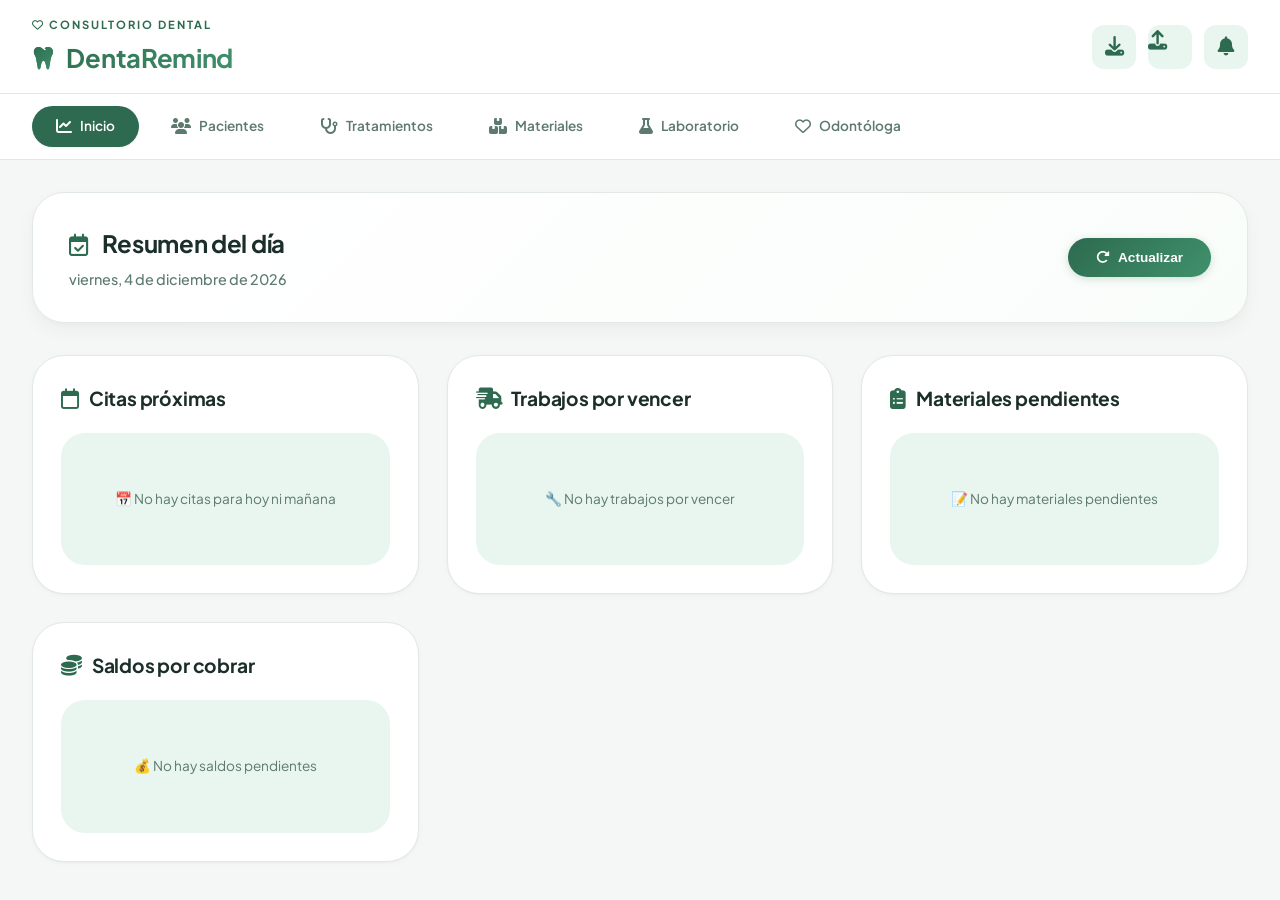
<file: index.html>
<!DOCTYPE html>
<html lang="es">
<head>
  <meta charset="UTF-8">
  <meta name="viewport" content="width=device-width, initial-scale=1.0, viewport-fit=cover">
  <meta name="theme-color" content="#2D6A4F">
  <meta name="apple-mobile-web-app-capable" content="yes">
  <meta name="apple-mobile-web-app-status-bar-style" content="black-translucent">
  <title>DentaRemind | Asistente Dental</title>
  <link rel="manifest" href="manifest.json">
  <link rel="stylesheet" href="style.css">
  <link href="https://fonts.googleapis.com/css2?family=Plus+Jakarta+Sans:wght@400;500;600;700;800&display=swap" rel="stylesheet">
  <link rel="stylesheet" href="https://cdnjs.cloudflare.com/ajax/libs/font-awesome/6.5.2/css/all.min.css">
  
  <!-- OneSignal Notificaciones Push -->
  <script src="https://cdn.onesignal.com/sdks/web/v16/OneSignalSDK.page.js" defer></script>
  <script>
    window.OneSignalDeferred = window.OneSignalDeferred || [];
    OneSignalDeferred.push(async function(OneSignal) {
      await OneSignal.init({
        appId: "788799cf-c120-492b-922a-b5a229d5ff25",
        allowLocalhostAsSecureOrigin: true,
        safari_web_id: "web.onesignal.auto.788799cf-c120-492b-922a-b5a229d5ff25",
        notifyButton: {
          enable: true,
          position: "bottom-right",
          theme: "default",
          size: "medium",
          showCredit: false,
        },
      });
    });
  </script>
</head>
<body data-page="dashboard">
  <header class="app-header">
    <div>
      <p class="eyebrow">
        <i class="fa-regular fa-heart" style="font-size: 0.7rem;"></i> Consultorio dental
      </p>
      <h1><i class="fa-solid fa-tooth"></i> DentaRemind</h1>
    </div>
    <div style="display: flex; gap: 12px;">
      <button class="icon-button" id="btnExportar" title="Exportar backup">
        <i class="fa-solid fa-download"></i>
      </button>
      <label class="icon-button" for="importFile" title="Importar backup" style="cursor: pointer;">
        <i class="fa-solid fa-upload"></i>
      </label>
      <input type="file" id="importFile" accept=".json" style="display:none">
      <button class="icon-button" id="btnNotificaciones" title="Activar notificaciones locales">
        <i class="fa-solid fa-bell"></i>
      </button>
    </div>
  </header>

  <nav class="tabs">
    <a class="active" href="index.html"><i class="fa-solid fa-chart-line"></i><span> Inicio</span></a>
    <a href="pacientes.html"><i class="fa-solid fa-users"></i><span> Pacientes</span></a>
    <a href="tratamientos.html"><i class="fa-solid fa-stethoscope"></i><span> Tratamientos</span></a>
    <a href="materiales.html"><i class="fa-solid fa-boxes"></i><span> Materiales</span></a>
    <a href="trabajos.html"><i class="fa-solid fa-flask"></i><span> Laboratorio</span></a>
    <a href="odontologa.html"><i class="fa-regular fa-heart"></i><span> Odontóloga</span></a>
  </nav>

  <main class="container">
    <section class="hero">
      <div>
        <h2><i class="fa-regular fa-calendar-check"></i> Resumen del día</h2>
        <p id="fechaActual"></p>
      </div>
      <button class="primary" id="btnActualizarDashboard">
        <i class="fa-solid fa-rotate-right"></i> Actualizar
      </button>
    </section>

    <div class="dashboard-grid">
      <article class="panel">
        <h3><i class="fa-regular fa-calendar"></i> Citas próximas</h3>
        <div id="resumenCitas" class="stack"></div>
      </article>

      <article class="panel">
        <h3><i class="fa-solid fa-truck-fast"></i> Trabajos por vencer</h3>
        <div id="resumenTrabajos" class="stack"></div>
      </article>

      <article class="panel">
        <h3><i class="fa-solid fa-clipboard-list"></i> Materiales pendientes</h3>
        <div id="resumenMateriales" class="stack"></div>
      </article>

      <article class="panel">
        <h3><i class="fa-solid fa-coins"></i> Saldos por cobrar</h3>
        <div id="resumenTratamientos" class="stack"></div>
      </article>
    </div>
  </main>

  <script src="app.js"></script>
  <script>
    // Exportar backup
    document.getElementById("btnExportar")?.addEventListener("click", () => {
      if (typeof exportarDatos === 'function') exportarDatos();
      else console.log("exportarDatos no definida aún");
    });
    
    // Importar backup
    document.getElementById("importFile")?.addEventListener("change", (e) => {
      if (e.target.files[0] && typeof importarDatos === 'function') {
        importarDatos(e.target.files[0]);
      }
      e.target.value = "";
    });
  </script>
</body>
</html>
</file>
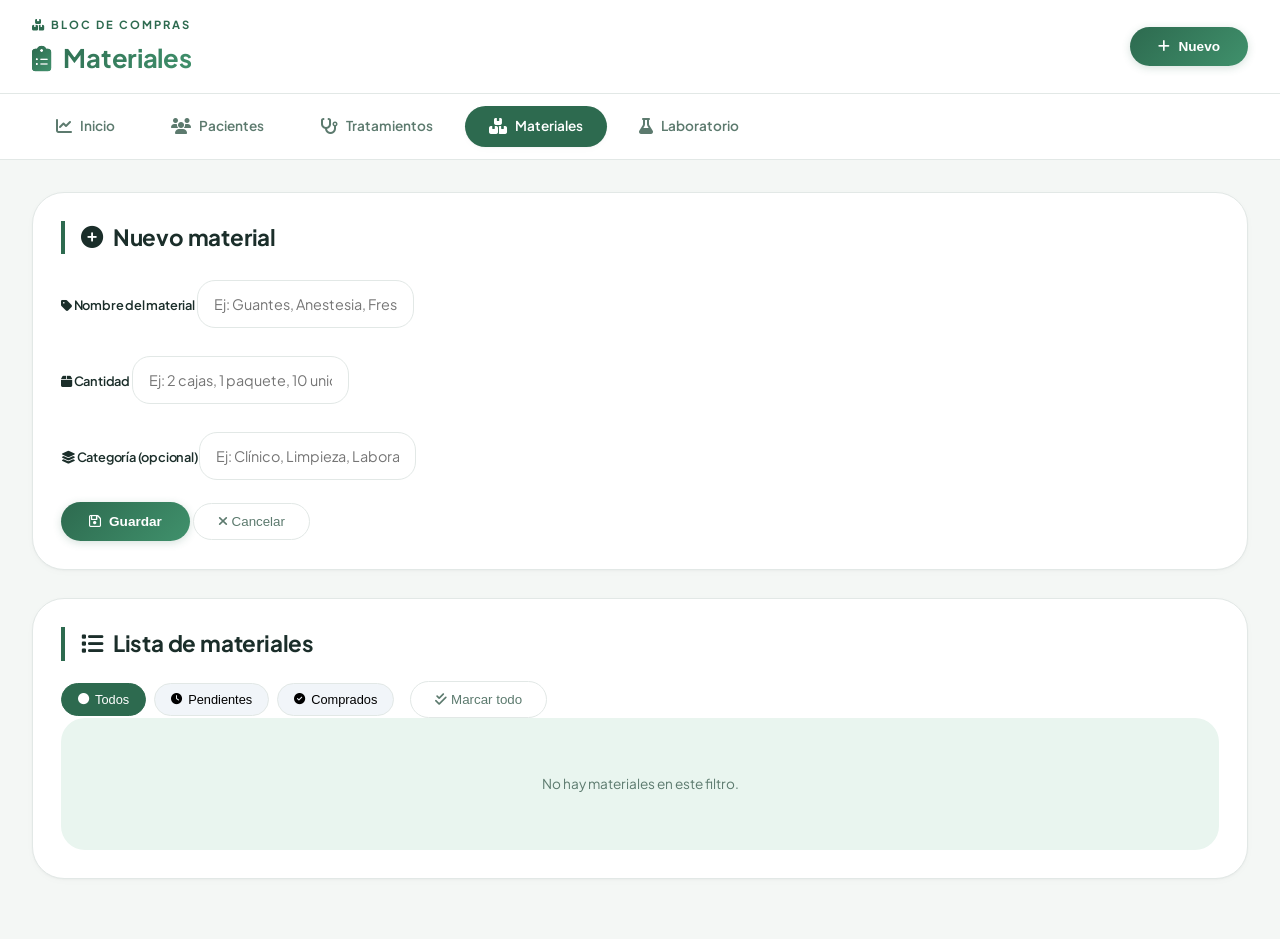
<file: materiales.html>
<!DOCTYPE html>
<html lang="es">
<head>
  <meta charset="UTF-8">
  <meta name="viewport" content="width=device-width, initial-scale=1.0, viewport-fit=cover">
  <meta name="theme-color" content="#2D6A4F">
  <meta name="apple-mobile-web-app-capable" content="yes">
  <title>Materiales | DentaRemind</title>
  <link rel="manifest" href="manifest.json">
  <link rel="stylesheet" href="style.css">
  <link href="https://fonts.googleapis.com/css2?family=Plus+Jakarta+Sans:wght@400;500;600;700;800&display=swap" rel="stylesheet">
  <link rel="stylesheet" href="https://cdnjs.cloudflare.com/ajax/libs/font-awesome/6.5.2/css/all.min.css">
</head>
<body data-page="materiales">
  <header class="app-header">
    <div>
      <p class="eyebrow"><i class="fa-solid fa-boxes"></i> Bloc de compras</p>
      <h1><i class="fa-solid fa-clipboard-list"></i> Materiales</h1>
    </div>
    <button class="primary" id="btnNuevoMaterial"><i class="fa-solid fa-plus"></i> Nuevo</button>
  </header>

  <nav class="tabs">
    <a href="index.html"><i class="fa-solid fa-chart-line"></i><span> Inicio</span></a>
    <a href="pacientes.html"><i class="fa-solid fa-users"></i><span> Pacientes</span></a>
    <a href="tratamientos.html"><i class="fa-solid fa-stethoscope"></i><span> Tratamientos</span></a>
    <a class="active" href="materiales.html"><i class="fa-solid fa-boxes"></i><span> Materiales</span></a>
    <a href="trabajos.html"><i class="fa-solid fa-flask"></i><span> Laboratorio</span></a>
  </nav>

  <main class="container">
    <!-- Panel para agregar/editar material -->
    <section class="panel form-panel hidden" id="panelMaterial">
      <h2 id="tituloMaterial"><i class="fa-solid fa-plus-circle"></i> Nuevo material</h2>
      <form id="formMaterial" class="form-grid">
        <input type="hidden" id="materialId">
        <label>
          <i class="fa-solid fa-tag"></i> Nombre del material
          <input id="materialNombre" required placeholder="Ej: Guantes, Anestesia, Fresas...">
        </label>
        <label>
          <i class="fa-solid fa-box"></i> Cantidad
          <input id="materialCantidad" required placeholder="Ej: 2 cajas, 1 paquete, 10 unidades...">
        </label>
        <label>
          <i class="fa-solid fa-layer-group"></i> Categoría (opcional)
          <input id="materialCategoria" placeholder="Ej: Clínico, Limpieza, Laboratorio...">
        </label>
        <div class="actions">
          <button class="primary" type="submit"><i class="fa-regular fa-floppy-disk"></i> Guardar</button>
          <button class="secondary" type="button" id="btnCancelarMaterial"><i class="fa-solid fa-xmark"></i> Cancelar</button>
        </div>
      </form>
    </section>

    <!-- Lista de materiales -->
    <section class="panel">
      <div class="section-head">
        <h2><i class="fa-solid fa-list"></i> Lista de materiales</h2>
        <div class="filters-group">
          <div class="filters">
            <button class="chip active" data-filtro-material="todos"><i class="fa-solid fa-circle"></i> Todos</button>
            <button class="chip" data-filtro-material="pendientes"><i class="fa-solid fa-clock"></i> Pendientes</button>
            <button class="chip" data-filtro-material="comprados"><i class="fa-solid fa-check-circle"></i> Comprados</button>
          </div>
          <button class="secondary" id="btnMarcarTodo"><i class="fa-solid fa-check-double"></i> Marcar todo</button>
        </div>
      </div>
      <div id="listaMateriales" class="cards"></div>
    </section>
  </main>

  <script src="app.js"></script>
  <style>
    /* Estilos específicos para materiales */
    .filters-group {
      display: flex;
      align-items: center;
      gap: 16px;
      flex-wrap: wrap;
    }
    .filters {
      display: flex;
      gap: 8px;
      flex-wrap: wrap;
    }
    .chip {
      padding: 8px 16px;
      background: #F1F5F9;
      border-radius: 40px;
      font-size: 0.8rem;
      font-weight: 500;
      cursor: pointer;
      transition: all 0.2s;
      border: 1px solid #E2E8E6;
      display: inline-flex;
      align-items: center;
      gap: 6px;
    }
    .chip i {
      font-size: 0.7rem;
    }
    .chip:hover {
      background: #E8F3EF;
      border-color: #2D6A4F;
    }
    .chip.active {
      background: #2D6A4F;
      color: white;
      border-color: #2D6A4F;
    }
    .material-card {
      display: flex;
      justify-content: space-between;
      align-items: center;
      flex-wrap: wrap;
      gap: 12px;
    }
    .material-info {
      display: flex;
      align-items: center;
      gap: 14px;
      flex: 1;
    }
    .material-info input[type="checkbox"] {
      width: 22px;
      height: 22px;
      cursor: pointer;
      accent-color: #2D6A4F;
    }
    .material-details h4 {
      margin-bottom: 4px;
      font-size: 1rem;
    }
    .material-details p {
      font-size: 0.75rem;
      color: #5C7A6E;
    }
    .material-actions {
      display: flex;
      gap: 8px;
    }
    .material-done {
      opacity: 0.65;
      background: #F9FBF9;
    }
    .material-done .material-details h4 {
      text-decoration: line-through;
    }
    .badge-purchased {
      background: #D8F3DC;
      color: #2D6A4F;
    }
    .badge-pending {
      background: #FFF3E0;
      color: #E67E22;
    }
    @media (max-width: 768px) {
      .filters-group {
        flex-direction: column;
        align-items: stretch;
      }
      .filters {
        justify-content: center;
      }
      .material-card {
        flex-direction: column;
        align-items: flex-start;
      }
      .material-actions {
        width: 100%;
        justify-content: flex-end;
      }
      .section-head {
        flex-direction: column;
        align-items: stretch;
      }
    }
  </style>
</body>
</html>
</file>
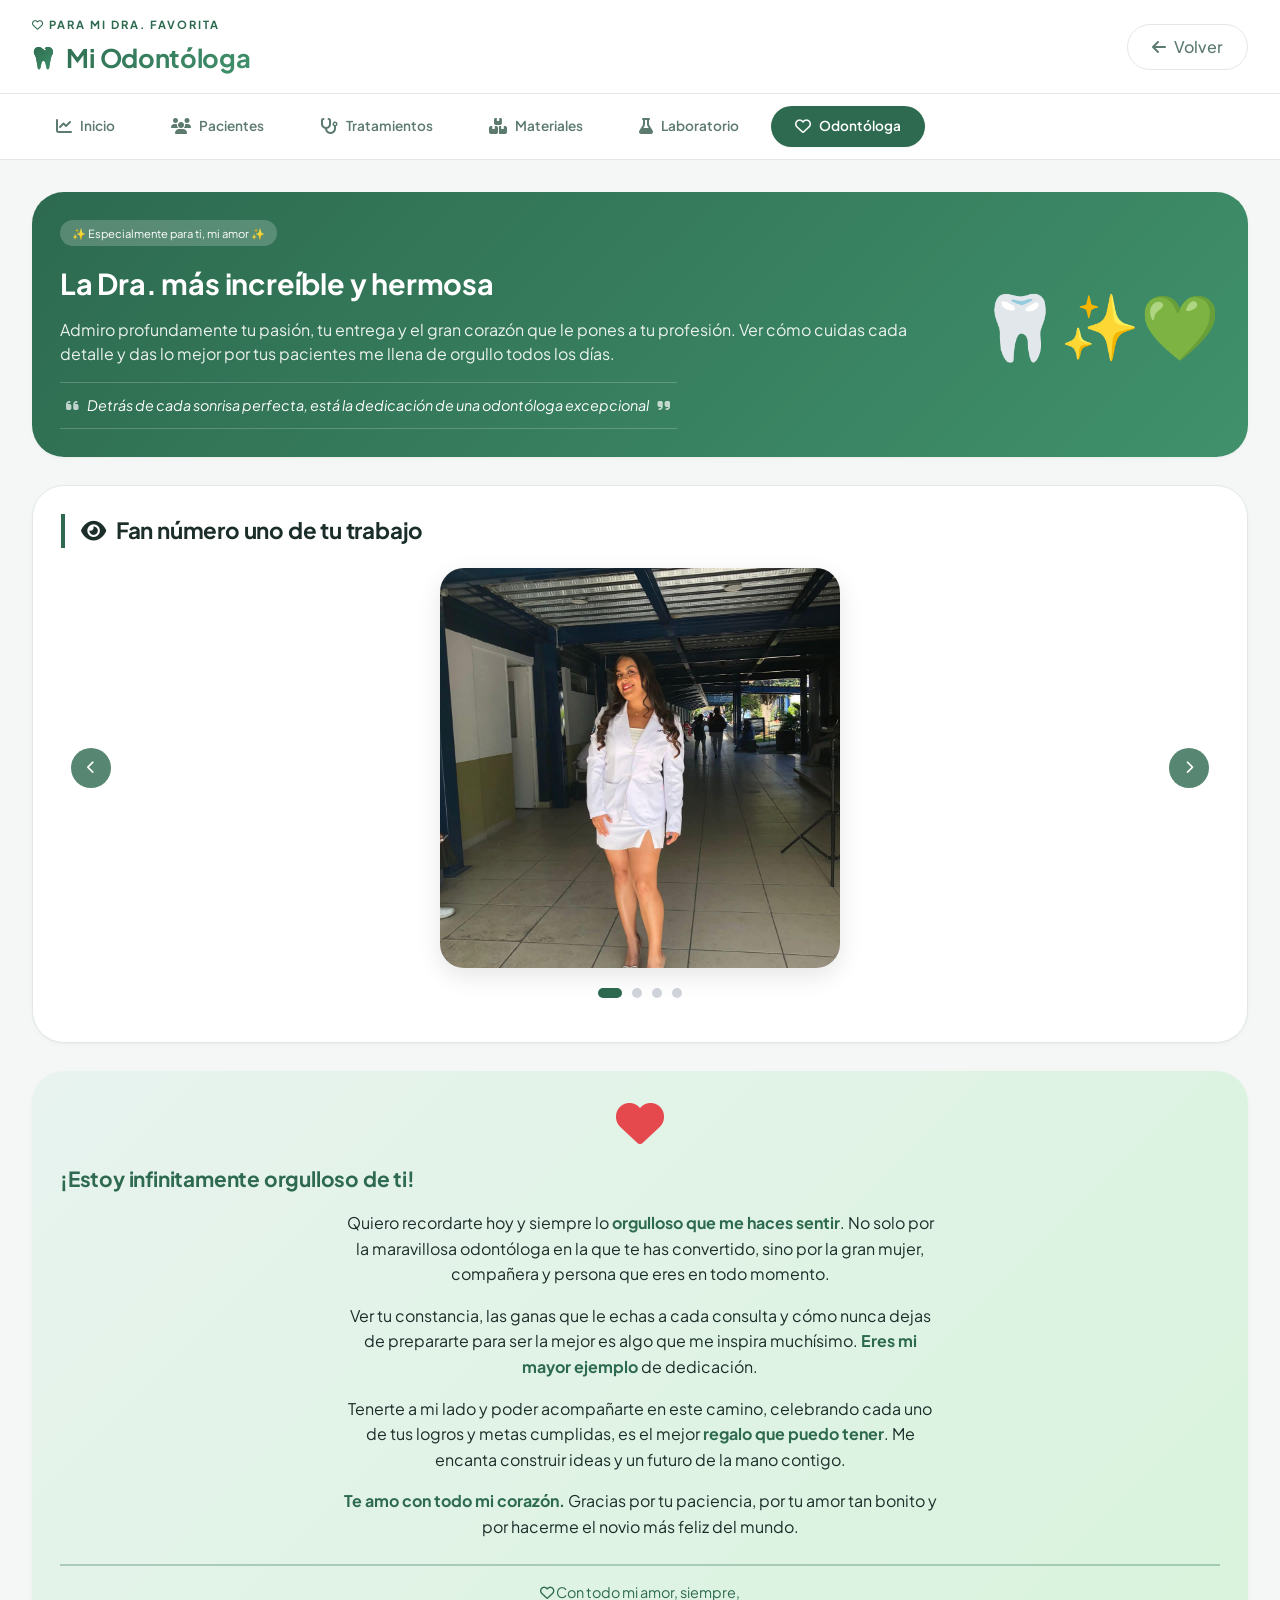
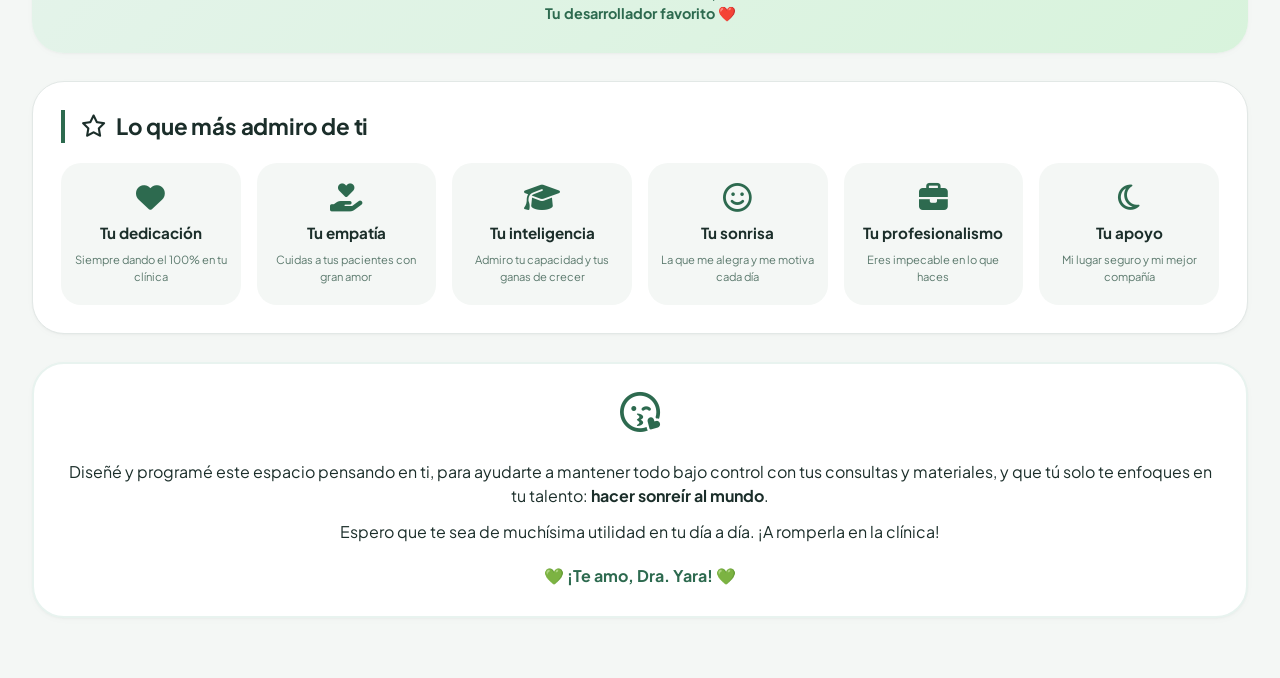
<file: odontologa.html>
<!DOCTYPE html>
<html lang="es">
<head>
  <meta charset="UTF-8">
  <meta name="viewport" content="width=device-width, initial-scale=1.0, viewport-fit=cover">
  <meta name="theme-color" content="#2D6A4F">
  <meta name="apple-mobile-web-app-capable" content="yes">
  <title>Mi Odontóloga | DentaRemind</title>
  <link rel="manifest" href="manifest.json">
  <link rel="stylesheet" href="style.css">
  <link href="https://fonts.googleapis.com/css2?family=Plus+Jakarta+Sans:wght@400;500;600;700;800&display=swap" rel="stylesheet">
  <link rel="stylesheet" href="https://cdnjs.cloudflare.com/ajax/libs/font-awesome/6.5.2/css/all.min.css">
</head>
<body data-page="odontologa">
  <header class="app-header">
    <div>
      <p class="eyebrow"><i class="fa-regular fa-heart"></i> Para mi Dra. favorita</p>
      <h1><i class="fa-solid fa-tooth"></i> Mi Odontóloga</h1>
    </div>
    <a class="secondary" href="index.html" style="text-decoration: none; display: inline-flex; align-items: center; gap: 8px;">
      <i class="fa-solid fa-arrow-left"></i> Volver
    </a>
  </header>

  <nav class="tabs">
    <a href="index.html"><i class="fa-solid fa-chart-line"></i><span> Inicio</span></a>
    <a href="pacientes.html"><i class="fa-solid fa-users"></i><span> Pacientes</span></a>
    <a href="tratamientos.html"><i class="fa-solid fa-stethoscope"></i><span> Tratamientos</span></a>
    <a href="materiales.html"><i class="fa-solid fa-boxes"></i><span> Materiales</span></a>
    <a href="trabajos.html"><i class="fa-solid fa-flask"></i><span> Laboratorio</span></a>
    <a class="active" href="odontologa.html"><i class="fa-regular fa-heart"></i><span> Odontóloga</span></a>
  </nav>

  <main class="container">
    <!-- Tarjeta principal de la odontóloga -->
    <section class="panel hero-card">
      <div class="hero-content">
        <div class="hero-text">
          <span class="badge-special">✨ Especialmente para ti, mi amor ✨</span>
          <h2>La Dra. más increíble y hermosa</h2>
          <p>Admiro profundamente tu pasión, tu entrega y el gran corazón que le pones a tu profesión. Ver cómo cuidas cada detalle y das lo mejor por tus pacientes me llena de orgullo todos los días.</p>
          <div class="frase">
            <i class="fa-solid fa-quote-left"></i>
            Detrás de cada sonrisa perfecta, está la dedicación de una odontóloga excepcional
            <i class="fa-solid fa-quote-right"></i>
          </div>
        </div>
        <div class="hero-emoji">
          🦷✨💚
        </div>
      </div>
    </section>

    <!-- Carrusel de fotos -->
    <section class="panel carousel-panel">
      <h2><i class="fa-solid fa-eye"></i> Fan número uno de tu trabajo</h2>
      
      <div class="carousel-container">
        <button class="carousel-btn prev" id="prevBtn">
          <i class="fa-solid fa-chevron-left"></i>
        </button>
        
        <div class="carousel-slides" id="carouselSlides">
          <div class="slide active">
            <img src="fotos/foto1.jpeg" alt="Mi amor 1" class="carousel-img">
          </div>
          <div class="slide">
            <img src="fotos/foto2.jpeg" alt="Mi amor 2" class="carousel-img">
          </div>
          <div class="slide">
            <img src="fotos/foto3.jpeg" alt="Mi amor 3" class="carousel-img">
          </div>
          <div class="slide">
            <img src="fotos/foto4.jpeg" alt="Mi amor 4" class="carousel-img">
          </div>
        </div>
        
        <button class="carousel-btn next" id="nextBtn">
          <i class="fa-solid fa-chevron-right"></i>
        </button>
      </div>
      
      <div class="carousel-dots" id="carouselDots"></div>
      
    </section>

    <!-- Mensaje de orgullo y amor -->
    <section class="panel message-love">
      <div class="love-content">
        <i class="fa-solid fa-heart heartbeat"></i>
        <h3>¡Estoy infinitamente orgulloso de ti!</h3>
        <div class="love-text">
          <p>Quiero recordarte hoy y siempre lo <strong>orgulloso que me haces sentir</strong>. No solo por la maravillosa odontóloga en la que te has convertido, sino por la gran mujer, compañera y persona que eres en todo momento.</p>
          
          <p>Ver tu constancia, las ganas que le echas a cada consulta y cómo nunca dejas de prepararte para ser la mejor es algo que me inspira muchísimo. <strong>Eres mi mayor ejemplo</strong> de dedicación.</p>
          
          <p>Tenerte a mi lado y poder acompañarte en este camino, celebrando cada uno de tus logros y metas cumplidas, es el mejor <strong>regalo que puedo tener</strong>. Me encanta construir ideas y un futuro de la mano contigo.</p>
          
          <p><strong>Te amo con todo mi corazón.</strong> Gracias por tu paciencia, por tu amor tan bonito y por hacerme el novio más feliz del mundo.</p>
        </div>
        <div class="signature-love">
          <i class="fa-regular fa-heart"></i>
          Con todo mi amor, siempre,
          <br>
          <strong>Tu desarrollador favorito ❤️</strong>
        </div>
      </div>
    </section>

    <!-- Cualidades -->
    <section class="panel">
      <h2><i class="fa-regular fa-star"></i> Lo que más admiro de ti</h2>
      <div class="qualities-grid">
        <div class="quality-card">
          <i class="fa-solid fa-heart"></i>
          <h4>Tu dedicación</h4>
          <p>Siempre dando el 100% en tu clínica</p>
        </div>
        <div class="quality-card">
          <i class="fa-solid fa-hand-holding-heart"></i>
          <h4>Tu empatía</h4>
          <p>Cuidas a tus pacientes con gran amor</p>
        </div>
        <div class="quality-card">
          <i class="fa-solid fa-graduation-cap"></i>
          <h4>Tu inteligencia</h4>
          <p>Admiro tu capacidad y tus ganas de crecer</p>
        </div>
        <div class="quality-card">
          <i class="fa-regular fa-smile"></i>
          <h4>Tu sonrisa</h4>
          <p>La que me alegra y me motiva cada día</p>
        </div>
        <div class="quality-card">
          <i class="fa-solid fa-briefcase"></i>
          <h4>Tu profesionalismo</h4>
          <p>Eres impecable en lo que haces</p>
        </div>
        <div class="quality-card">
          <i class="fa-regular fa-moon"></i>
          <h4>Tu apoyo</h4>
          <p>Mi lugar seguro y mi mejor compañía</p>
        </div>
      </div>
    </section>

    <!-- Mensaje final -->
    <section class="panel final-message">
      <div class="final-content">
        <i class="fa-regular fa-kiss-wink-heart"></i>
        <p>Diseñé y programé este espacio pensando en ti, para ayudarte a mantener todo bajo control con tus consultas y materiales, y que tú solo te enfoques en tu talento: <strong>hacer sonreír al mundo</strong>.</p>
        <p>Espero que te sea de muchísima utilidad en tu día a día. ¡A romperla en la clínica!</p>
        <span class="final-signature">💚 ¡Te amo, Dra. Yara! 💚</span>
      </div>
    </section>
  </main>

  <script>
    // ========== CARRUSEL DE FOTOS ==========
    const slides = document.querySelectorAll('.slide');
    const prevBtn = document.getElementById('prevBtn');
    const nextBtn = document.getElementById('nextBtn');
    const dotsContainer = document.getElementById('carouselDots');
    let currentIndex = 0;
    let totalSlides = slides.length;

    // Crear dots
    function createDots() {
      dotsContainer.innerHTML = '';
      for (let i = 0; i < totalSlides; i++) {
        const dot = document.createElement('div');
        dot.classList.add('dot');
        if (i === currentIndex) dot.classList.add('active');
        dot.addEventListener('click', () => goToSlide(i));
        dotsContainer.appendChild(dot);
      }
    }

    function goToSlide(index) {
      slides[currentIndex].classList.remove('active');
      currentIndex = (index + totalSlides) % totalSlides;
      slides[currentIndex].classList.add('active');
      updateDots();
    }

    function updateDots() {
      const dots = document.querySelectorAll('.dot');
      dots.forEach((dot, i) => {
        dot.classList.toggle('active', i === currentIndex);
      });
    }

    function nextSlide() {
      goToSlide(currentIndex + 1);
    }

    function prevSlide() {
      goToSlide(currentIndex - 1);
    }

    nextBtn.addEventListener('click', nextSlide);
    prevBtn.addEventListener('click', prevSlide);

    // ========== AGREGAR FOTOS NUEVAS ==========
    const btnAgregarFoto = document.getElementById('btnAgregarFoto');
    const inputFoto = document.getElementById('inputFoto');
    const carouselSlides = document.getElementById('carouselSlides');

    if(btnAgregarFoto && inputFoto) {
      btnAgregarFoto.addEventListener('click', () => {
        inputFoto.click();
      });

      inputFoto.addEventListener('change', (e) => {
        const file = e.target.files[0];
        if (file) {
          const reader = new FileReader();
          reader.onload = (event) => {
            const imgData = event.target.result;
            
            // Crear nuevo slide
            const newSlide = document.createElement('div');
            newSlide.classList.add('slide');
            newSlide.innerHTML = `<img src="${imgData}" alt="Nueva foto" class="carousel-img">`;
            
            // Agregar al carrusel
            carouselSlides.appendChild(newSlide);
            
            // Actualizar variables
            totalSlides++;
            currentIndex = totalSlides - 1;
            
            // Actualizar dots
            createDots();
            goToSlide(currentIndex);
          };
          reader.readAsDataURL(file);
        }
      });
    }

    // Inicializar
    createDots();
  </script>

  <style>
    /* Estilos del apartado especial */
    .hero-card {
      background: linear-gradient(135deg, #2D6A4F 0%, #40916C 100%);
      color: white;
      border: none;
    }
    .hero-card .hero-content {
      display: flex;
      justify-content: space-between;
      align-items: center;
      flex-wrap: wrap;
      gap: 20px;
    }
    .hero-card .hero-text {
      flex: 1;
    }
    .badge-special {
      display: inline-block;
      background: rgba(255,255,255,0.2);
      padding: 5px 12px;
      border-radius: 40px;
      font-size: 0.7rem;
      margin-bottom: 16px;
    }
    .hero-card h2 {
      font-size: 1.8rem;
      margin-bottom: 12px;
      color: white;
      border-left: none;
      padding-left: 0;
    }
    .hero-card p {
      opacity: 0.9;
      margin-bottom: 16px;
      line-height: 1.5;
    }
    .frase {
      font-style: italic;
      font-size: 0.9rem;
      padding: 12px 0;
      border-top: 1px solid rgba(255,255,255,0.2);
      border-bottom: 1px solid rgba(255,255,255,0.2);
      display: inline-block;
    }
    .frase i {
      margin: 0 6px;
      opacity: 0.7;
    }
    .hero-emoji {
      font-size: 4rem;
      text-align: center;
      min-width: 120px;
    }

    /* ========== CARRUSEL ========== */
    .carousel-container {
      position: relative;
      display: flex;
      align-items: center;
      justify-content: center;
      margin: 20px 0;
    }
    .carousel-slides {
      position: relative;
      width: 100%;
      max-width: 400px;
      height: 400px;
      margin: 0 auto;
      overflow: hidden;
      border-radius: 24px;
      box-shadow: 0 8px 25px rgba(0,0,0,0.1);
    }
    .slide {
      position: absolute;
      top: 0;
      left: 0;
      width: 100%;
      height: 100%;
      opacity: 0;
      transition: opacity 0.5s ease-in-out;
    }
    .slide.active {
      opacity: 1;
    }
    .carousel-img {
      width: 100%;
      height: 100%;
      object-fit: cover;
    }
    .carousel-btn {
      position: absolute;
      top: 50%;
      transform: translateY(-50%);
      background: rgba(45, 106, 79, 0.8);
      color: white;
      border: none;
      width: 40px;
      height: 40px;
      border-radius: 50%;
      cursor: pointer;
      z-index: 10;
      transition: all 0.3s;
    }
    .carousel-btn:hover {
      background: #2D6A4F;
      transform: translateY(-50%) scale(1.1);
    }
    .prev {
      left: 10px;
    }
    .next {
      right: 10px;
    }
    .carousel-dots {
      display: flex;
      justify-content: center;
      gap: 10px;
      margin: 16px 0;
    }
    .dot {
      width: 10px;
      height: 10px;
      border-radius: 50%;
      background: #D1D5DB;
      cursor: pointer;
      transition: all 0.3s;
    }
    .dot.active {
      background: #2D6A4F;
      width: 24px;
      border-radius: 10px;
    }

    /* Mensaje de amor */
    .message-love {
      background: linear-gradient(135deg, #E8F3EF 0%, #D8F3DC 100%);
      border: none;
    }
    .love-content {
      text-align: center;
    }
    .heartbeat {
      font-size: 3rem;
      color: #E5484D;
      animation: heartbeat 1.5s ease infinite;
    }
    @keyframes heartbeat {
      0%, 100% { transform: scale(1); }
      50% { transform: scale(1.2); }
    }
    .love-content h3 {
      font-size: 1.3rem;
      margin: 16px 0;
      color: #2D6A4F;
    }
    .love-text {
      max-width: 600px;
      margin: 0 auto;
      text-align: center;
    }
    .love-text p {
      margin: 16px 0;
      line-height: 1.6;
      color: #1B2E2A;
    }
    .love-text strong {
      color: #2D6A4F;
    }
    .signature-love {
      margin-top: 24px;
      padding-top: 16px;
      border-top: 2px solid rgba(45, 106, 79, 0.3);
      font-size: 0.9rem;
      color: #2D6A4F;
    }

    /* Cualidades */
    .qualities-grid {
      display: grid;
      grid-template-columns: repeat(auto-fit, minmax(160px, 1fr));
      gap: 16px;
      margin-top: 16px;
    }
    .quality-card {
      background: #F4F7F5;
      padding: 20px 12px;
      border-radius: 20px;
      text-align: center;
      transition: all 0.3s;
    }
    .quality-card:hover {
      transform: translateY(-5px);
      background: #E8F3EF;
    }
    .quality-card i {
      font-size: 1.8rem;
      color: #2D6A4F;
      margin-bottom: 10px;
    }
    .quality-card h4 {
      font-size: 0.95rem;
      margin-bottom: 6px;
    }
    .quality-card p {
      font-size: 0.7rem;
      color: #5C7A6E;
    }

    /* Mensaje final */
    .final-message {
      text-align: center;
      background: #FFFFFF;
      border: 2px solid #E8F3EF;
    }
    .final-content i {
      font-size: 2.5rem;
      color: #2D6A4F;
      margin-bottom: 16px;
    }
    .final-content p {
      margin: 12px 0;
      color: #1B2E2A;
    }
    .final-signature {
      display: block;
      margin-top: 20px;
      font-size: 1rem;
      font-weight: 700;
      color: #2D6A4F;
    }

    @media (max-width: 768px) {
      .hero-card h2 {
        font-size: 1.3rem;
      }
      .hero-emoji {
        font-size: 2.5rem;
      }
      .carousel-slides {
        height: 300px;
      }
      .qualities-grid {
        grid-template-columns: repeat(2, 1fr);
      }
      .love-text p {
        font-size: 0.9rem;
      }
    }
  </style>
</body>
</html>
</file>
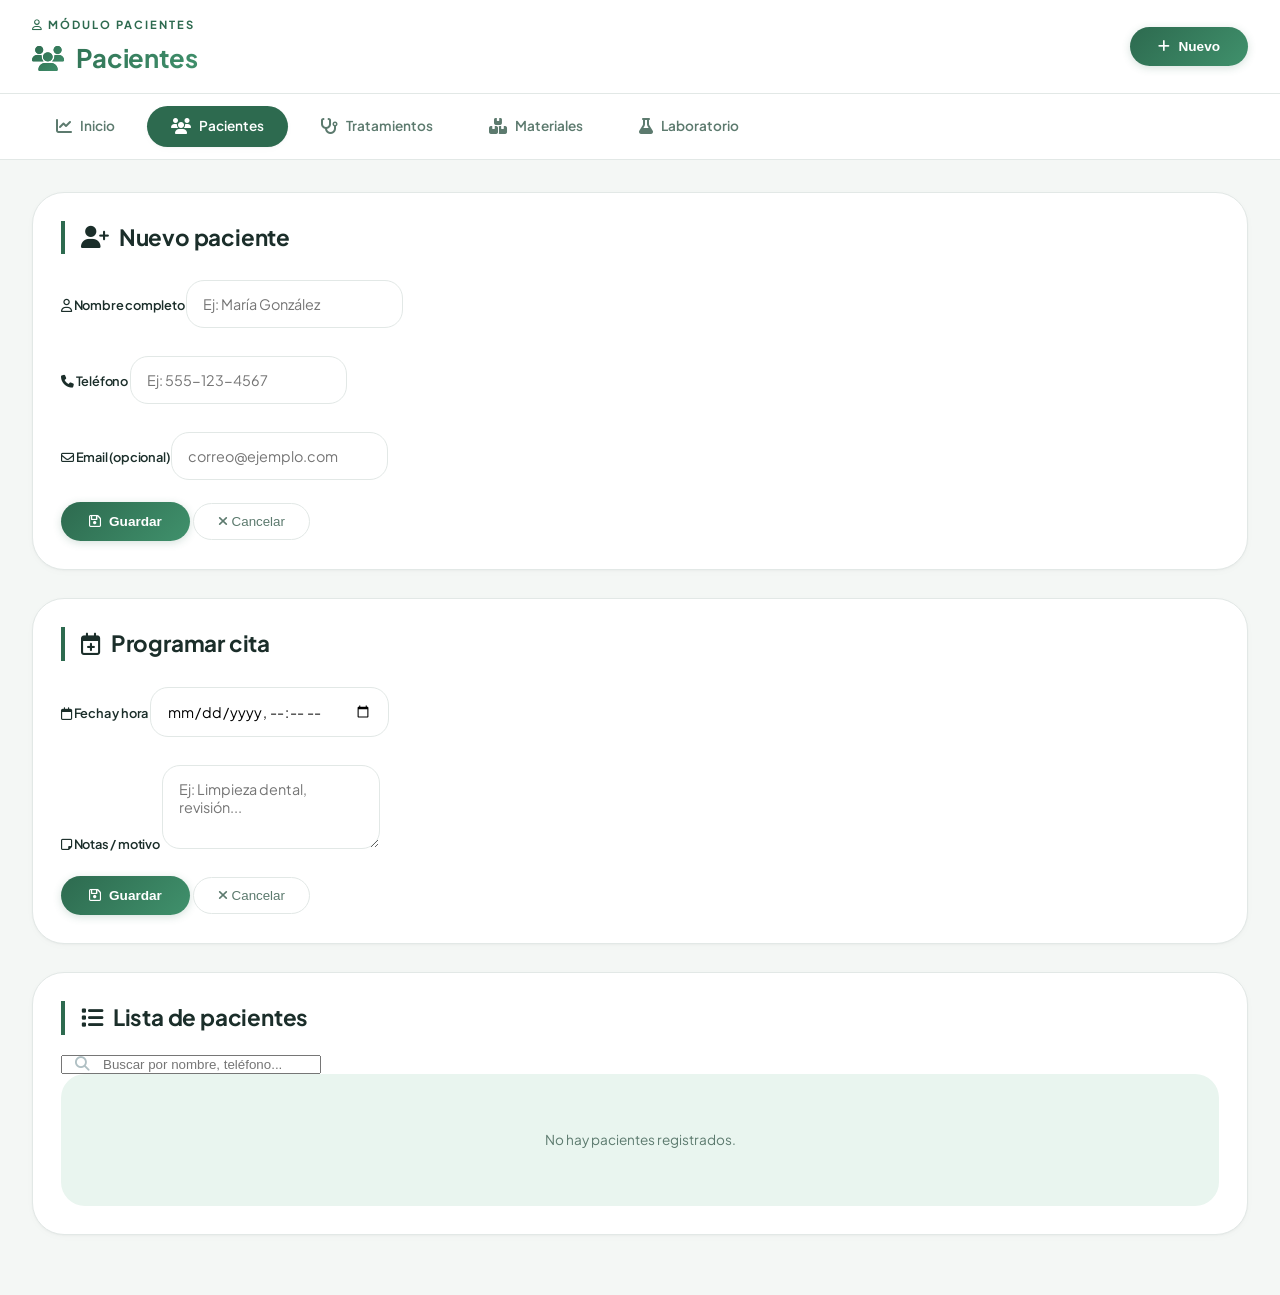
<file: pacientes.html>
<!DOCTYPE html>
<html lang="es">
<head>
  <meta charset="UTF-8">
  <meta name="viewport" content="width=device-width, initial-scale=1.0, viewport-fit=cover">
  <meta name="theme-color" content="#2D6A4F">
  <meta name="apple-mobile-web-app-capable" content="yes">
  <title>Pacientes | DentaRemind</title>
  <link rel="manifest" href="manifest.json">
  <link rel="stylesheet" href="style.css">
  <link href="https://fonts.googleapis.com/css2?family=Plus+Jakarta+Sans:wght@400;500;600;700;800&display=swap" rel="stylesheet">
  <link rel="stylesheet" href="https://cdnjs.cloudflare.com/ajax/libs/font-awesome/6.5.2/css/all.min.css">
</head>
<body data-page="pacientes">
  <header class="app-header">
    <div>
      <p class="eyebrow"><i class="fa-regular fa-user"></i> Módulo pacientes</p>
      <h1><i class="fa-solid fa-users"></i> Pacientes</h1>
    </div>
    <button class="primary" id="btnNuevoPaciente"><i class="fa-solid fa-plus"></i> Nuevo</button>
  </header>

  <nav class="tabs">
    <a href="index.html"><i class="fa-solid fa-chart-line"></i><span> Inicio</span></a>
    <a class="active" href="pacientes.html"><i class="fa-solid fa-users"></i><span> Pacientes</span></a>
    <a href="tratamientos.html"><i class="fa-solid fa-stethoscope"></i><span> Tratamientos</span></a>
    <a href="materiales.html"><i class="fa-solid fa-boxes"></i><span> Materiales</span></a>
    <a href="trabajos.html"><i class="fa-solid fa-flask"></i><span> Laboratorio</span></a>
  </nav>

  <main class="container">
    <!-- Panel para agregar/editar paciente -->
    <section class="panel form-panel hidden" id="panelPaciente">
      <h2 id="tituloPaciente"><i class="fa-solid fa-user-plus"></i> Nuevo paciente</h2>
      <form id="formPaciente" class="form-grid">
        <input type="hidden" id="pacienteId">
        <label>
          <i class="fa-regular fa-user"></i> Nombre completo
          <input id="pacienteNombre" required placeholder="Ej: María González">
        </label>
        <label>
          <i class="fa-solid fa-phone"></i> Teléfono
          <input id="pacienteTelefono" required placeholder="Ej: 555-123-4567">
        </label>
        <label>
          <i class="fa-regular fa-envelope"></i> Email (opcional)
          <input id="pacienteEmail" type="email" placeholder="correo@ejemplo.com">
        </label>
        <div class="actions">
          <button class="primary" type="submit"><i class="fa-regular fa-floppy-disk"></i> Guardar</button>
          <button class="secondary" type="button" id="btnCancelarPaciente"><i class="fa-solid fa-xmark"></i> Cancelar</button>
        </div>
      </form>
    </section>

    <!-- Panel para programar cita -->
    <section class="panel form-panel hidden" id="panelCita">
      <h2 id="tituloCita"><i class="fa-regular fa-calendar-plus"></i> Programar cita</h2>
      <form id="formCita" class="form-grid">
        <input type="hidden" id="citaId">
        <input type="hidden" id="citaPacienteId">
        <label>
          <i class="fa-regular fa-calendar"></i> Fecha y hora
          <input id="citaFecha" type="datetime-local" required>
        </label>
        <label>
          <i class="fa-regular fa-note-sticky"></i> Notas / motivo
          <textarea id="citaNotas" rows="3" placeholder="Ej: Limpieza dental, revisión..."></textarea>
        </label>
        <div class="actions">
          <button class="primary" type="submit"><i class="fa-regular fa-floppy-disk"></i> Guardar</button>
          <button class="secondary" type="button" id="btnCancelarCita"><i class="fa-solid fa-xmark"></i> Cancelar</button>
        </div>
      </form>
    </section>

    <!-- Lista de pacientes -->
    <section class="panel">
      <div class="section-head">
        <h2><i class="fa-solid fa-list"></i> Lista de pacientes</h2>
        <div class="search-box">
          <i class="fa-solid fa-magnifying-glass"></i>
          <input class="search" id="buscarPaciente" placeholder="Buscar por nombre, teléfono...">
        </div>
      </div>
      <div id="listaPacientes" class="cards"></div>
    </section>
  </main>

  <script src="app.js"></script>
  <style>
    /* Estilos adicionales específicos para pacientes */
    .search-box {
      position: relative;
      display: flex;
      align-items: center;
    }
    .search-box i {
      position: absolute;
      left: 14px;
      color: #B0C0C4;
      font-size: 0.9rem;
    }
    .search-box .search {
      padding-left: 40px;
      width: 260px;
    }
    @media (max-width: 768px) {
      .search-box .search {
        width: 100%;
      }
      .section-head {
        flex-direction: column;
        align-items: stretch;
      }
    }
  </style>
</body>
</html>
</file>
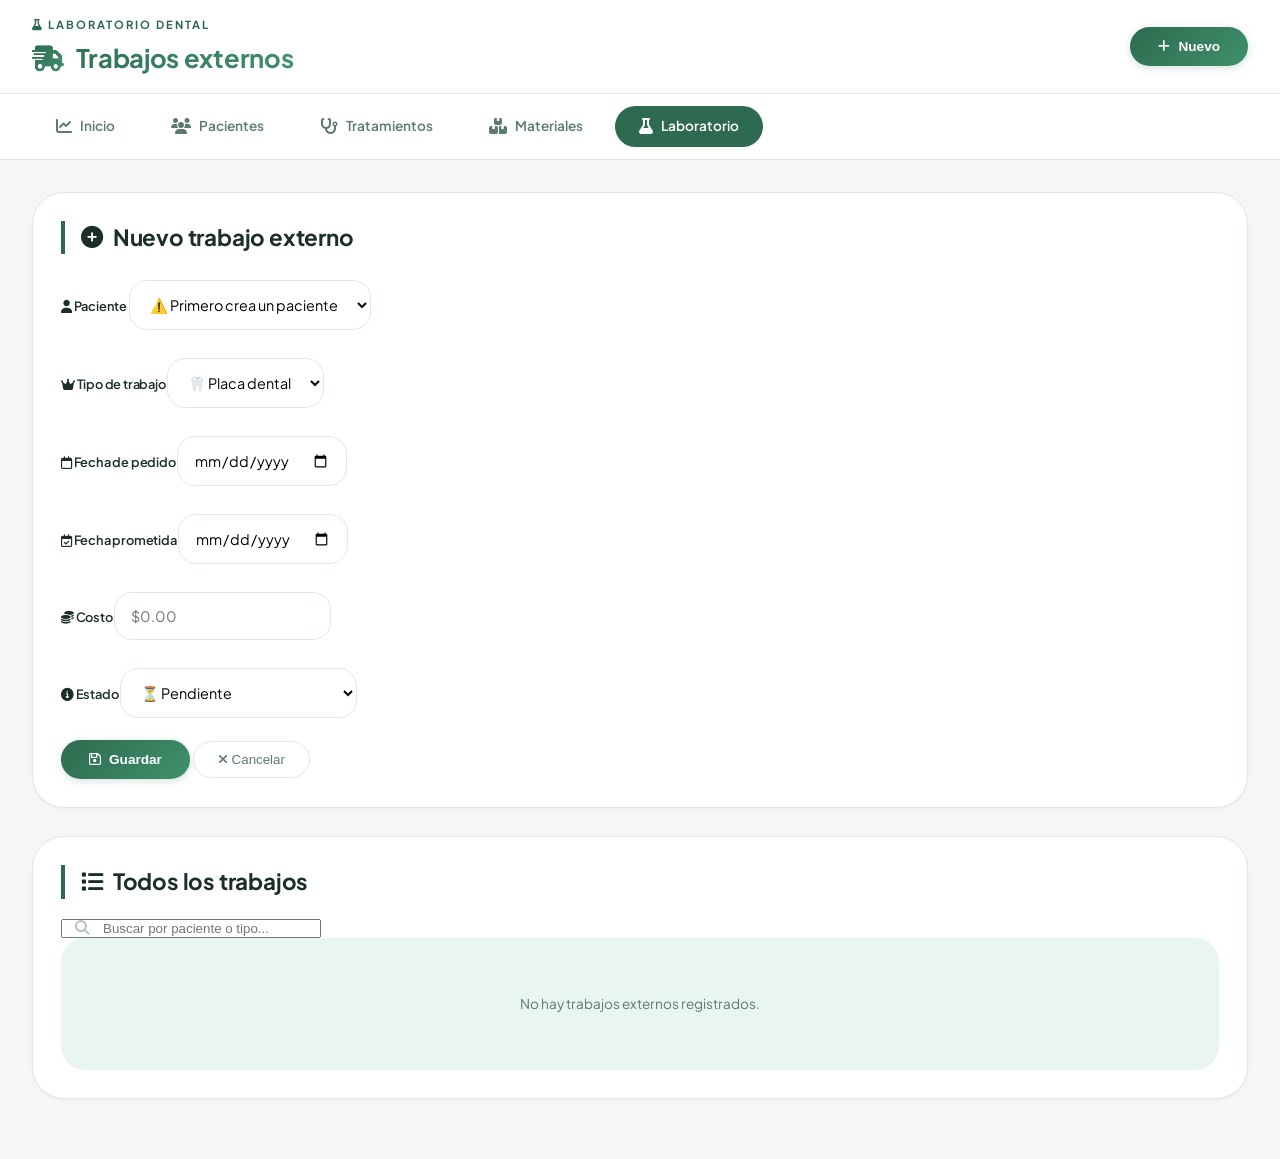
<file: trabajos.html>
<!DOCTYPE html>
<html lang="es">
<head>
  <meta charset="UTF-8">
  <meta name="viewport" content="width=device-width, initial-scale=1.0, viewport-fit=cover">
  <meta name="theme-color" content="#2D6A4F">
  <meta name="apple-mobile-web-app-capable" content="yes">
  <title>Trabajos externos | DentaRemind</title>
  <link rel="manifest" href="manifest.json">
  <link rel="stylesheet" href="style.css">
  <link href="https://fonts.googleapis.com/css2?family=Plus+Jakarta+Sans:wght@400;500;600;700;800&display=swap" rel="stylesheet">
  <link rel="stylesheet" href="https://cdnjs.cloudflare.com/ajax/libs/font-awesome/6.5.2/css/all.min.css">
</head>
<body data-page="trabajos">
  <header class="app-header">
    <div>
      <p class="eyebrow"><i class="fa-solid fa-flask"></i> Laboratorio dental</p>
      <h1><i class="fa-solid fa-truck-fast"></i> Trabajos externos</h1>
    </div>
    <button class="primary" id="btnNuevoTrabajo"><i class="fa-solid fa-plus"></i> Nuevo</button>
  </header>

  <nav class="tabs">
    <a href="index.html"><i class="fa-solid fa-chart-line"></i><span> Inicio</span></a>
    <a href="pacientes.html"><i class="fa-solid fa-users"></i><span> Pacientes</span></a>
    <a href="tratamientos.html"><i class="fa-solid fa-stethoscope"></i><span> Tratamientos</span></a>
    <a href="materiales.html"><i class="fa-solid fa-boxes"></i><span> Materiales</span></a>
    <a class="active" href="trabajos.html"><i class="fa-solid fa-flask"></i><span> Laboratorio</span></a>
  </nav>

  <main class="container">
    <!-- Panel para agregar/editar trabajo -->
    <section class="panel form-panel hidden" id="panelTrabajo">
      <h2 id="tituloTrabajo"><i class="fa-solid fa-plus-circle"></i> Nuevo trabajo externo</h2>
      <form id="formTrabajo" class="form-grid">
        <input type="hidden" id="trabajoId">
        <label>
          <i class="fa-solid fa-user"></i> Paciente
          <select id="trabajoPaciente" required>
            <option value="">Seleccionar paciente...</option>
          </select>
        </label>
        <label>
          <i class="fa-solid fa-crown"></i> Tipo de trabajo
          <select id="trabajoTipo" required>
            <option value="Placa">🦷 Placa dental</option>
            <option value="Prótesis">🦷 Prótesis</option>
            <option value="Ortodoncia">😬 Ortodoncia</option>
            <option value="Corona">👑 Corona</option>
            <option value="Puente">🌉 Puente</option>
            <option value="Otros">📦 Otros</option>
          </select>
        </label>
        <label>
          <i class="fa-regular fa-calendar"></i> Fecha de pedido
          <input id="trabajoPedido" type="date" required>
        </label>
        <label>
          <i class="fa-regular fa-calendar-check"></i> Fecha prometida
          <input id="trabajoPrometida" type="date" required>
        </label>
        <label>
          <i class="fa-solid fa-coins"></i> Costo
          <input id="trabajoCosto" type="number" min="0" step="0.01" required placeholder="$0.00">
        </label>
        <label>
          <i class="fa-solid fa-circle-info"></i> Estado
          <select id="trabajoEstado" required>
            <option value="Pendiente">⏳ Pendiente</option>
            <option value="Recibido">✅ Recibido del laboratorio</option>
            <option value="Entregado al paciente">🎁 Entregado al paciente</option>
          </select>
        </label>
        <div class="actions">
          <button class="primary" type="submit"><i class="fa-regular fa-floppy-disk"></i> Guardar</button>
          <button class="secondary" type="button" id="btnCancelarTrabajo"><i class="fa-solid fa-xmark"></i> Cancelar</button>
        </div>
      </form>
    </section>

    <!-- Lista de trabajos -->
    <section class="panel">
      <div class="section-head">
        <h2><i class="fa-solid fa-list"></i> Todos los trabajos</h2>
        <div class="search-box">
          <i class="fa-solid fa-magnifying-glass"></i>
          <input class="search" id="buscarTrabajo" placeholder="Buscar por paciente o tipo...">
        </div>
      </div>
      <div id="listaTrabajos" class="cards"></div>
    </section>
  </main>

  <script src="app.js"></script>
  <style>
    /* Estilos específicos para trabajos */
    .search-box {
      position: relative;
      display: flex;
      align-items: center;
    }
    .search-box i {
      position: absolute;
      left: 14px;
      color: #B0C0C4;
      font-size: 0.9rem;
    }
    .search-box .search {
      padding-left: 40px;
      width: 260px;
    }
    .job-card {
      transition: all 0.2s;
    }
    .job-header {
      display: flex;
      justify-content: space-between;
      align-items: flex-start;
      flex-wrap: wrap;
      gap: 12px;
      margin-bottom: 12px;
    }
    .job-title h4 {
      font-size: 1rem;
      font-weight: 700;
      margin-bottom: 4px;
    }
    .job-title p {
      font-size: 0.75rem;
      color: #5C7A6E;
    }
    .job-dates {
      display: flex;
      gap: 16px;
      flex-wrap: wrap;
      margin: 10px 0;
      padding: 8px 0;
      border-top: 1px solid #E2E8E6;
      border-bottom: 1px solid #E2E8E6;
    }
    .job-dates span {
      font-size: 0.75rem;
      display: flex;
      align-items: center;
      gap: 6px;
      color: #5C7A6E;
    }
    .job-dates i {
      color: #2D6A4F;
      width: 16px;
    }
    .job-footer {
      display: flex;
      justify-content: space-between;
      align-items: center;
      flex-wrap: wrap;
      gap: 12px;
      margin-top: 12px;
    }
    .job-cost {
      font-weight: 700;
      color: #2D6A4F;
    }
    .badge-status {
      display: inline-flex;
      align-items: center;
      gap: 5px;
      padding: 5px 12px;
      border-radius: 40px;
      font-size: 0.7rem;
      font-weight: 600;
    }
    .badge-pendiente {
      background: #FFF3E0;
      color: #E67E22;
    }
    .badge-recibido {
      background: #D8F3DC;
      color: #2D6A4F;
    }
    .badge-entregado {
      background: #E8F3EF;
      color: #5C7A6E;
    }
    .job-actions {
      display: flex;
      gap: 8px;
      align-items: center;
      flex-wrap: wrap;
    }
    .job-actions select {
      padding: 6px 12px;
      border-radius: 40px;
      border: 1px solid #E2E8E6;
      background: white;
      font-size: 0.75rem;
      cursor: pointer;
    }
    @media (max-width: 768px) {
      .search-box .search {
        width: 100%;
      }
      .section-head {
        flex-direction: column;
        align-items: stretch;
      }
      .job-header {
        flex-direction: column;
      }
      .job-footer {
        flex-direction: column;
        align-items: flex-start;
      }
      .job-actions {
        width: 100%;
        justify-content: space-between;
      }
    }
  </style>
</body>
</html>
</file>
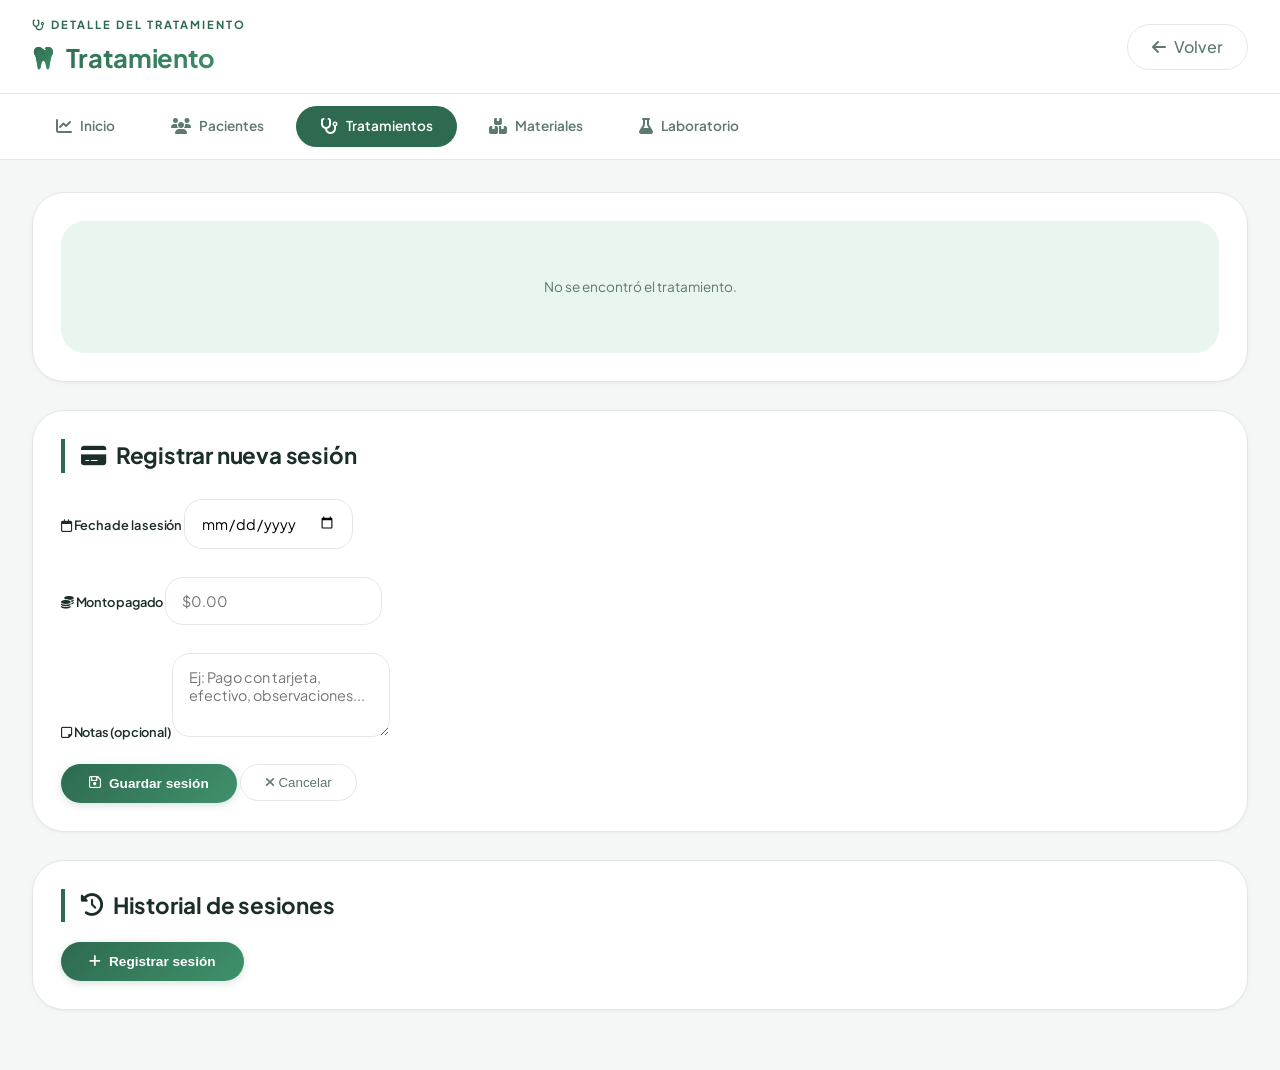
<file: tratamiento-detalle.html>
<!DOCTYPE html>
<html lang="es">
<head>
  <meta charset="UTF-8">
  <meta name="viewport" content="width=device-width, initial-scale=1.0, viewport-fit=cover">
  <meta name="theme-color" content="#2D6A4F">
  <meta name="apple-mobile-web-app-capable" content="yes">
  <title>Detalle Tratamiento | DentaRemind</title>
  <link rel="manifest" href="manifest.json">
  <link rel="stylesheet" href="style.css">
  <link href="https://fonts.googleapis.com/css2?family=Plus+Jakarta+Sans:wght@400;500;600;700;800&display=swap" rel="stylesheet">
  <link rel="stylesheet" href="https://cdnjs.cloudflare.com/ajax/libs/font-awesome/6.5.2/css/all.min.css">
</head>
<body data-page="tratamiento-detalle">
  <header class="app-header">
    <div>
      <p class="eyebrow"><i class="fa-solid fa-stethoscope"></i> Detalle del tratamiento</p>
      <h1 id="detalleTitulo"><i class="fa-solid fa-tooth"></i> Tratamiento</h1>
    </div>
    <a class="secondary" href="tratamientos.html" style="text-decoration: none; display: inline-flex; align-items: center; gap: 8px;">
      <i class="fa-solid fa-arrow-left"></i> Volver
    </a>
  </header>

  <nav class="tabs">
    <a href="index.html"><i class="fa-solid fa-chart-line"></i><span> Inicio</span></a>
    <a href="pacientes.html"><i class="fa-solid fa-users"></i><span> Pacientes</span></a>
    <a class="active" href="tratamientos.html"><i class="fa-solid fa-stethoscope"></i><span> Tratamientos</span></a>
    <a href="materiales.html"><i class="fa-solid fa-boxes"></i><span> Materiales</span></a>
    <a href="trabajos.html"><i class="fa-solid fa-flask"></i><span> Laboratorio</span></a>
  </nav>

  <main class="container">
    <!-- Resumen del tratamiento (se llena con JS) -->
    <section class="panel" id="resumenDetalle"></section>

    <!-- Panel para agregar/editar sesión -->
    <section class="panel form-panel hidden" id="panelSesion">
      <h2 id="tituloSesion"><i class="fa-solid fa-credit-card"></i> Registrar nueva sesión</h2>
      <form id="formSesion" class="form-grid">
        <input type="hidden" id="sesionId">
        <label>
          <i class="fa-regular fa-calendar"></i> Fecha de la sesión
          <input id="sesionFecha" type="date" required>
        </label>
        <label>
          <i class="fa-solid fa-coins"></i> Monto pagado
          <input id="sesionMonto" type="number" min="0" step="0.01" required placeholder="$0.00">
        </label>
        <label>
          <i class="fa-regular fa-note-sticky"></i> Notas (opcional)
          <textarea id="sesionNotas" rows="3" placeholder="Ej: Pago con tarjeta, efectivo, observaciones..."></textarea>
        </label>
        <div class="actions">
          <button class="primary" type="submit"><i class="fa-regular fa-floppy-disk"></i> Guardar sesión</button>
          <button class="secondary" type="button" id="btnCancelarSesion"><i class="fa-solid fa-xmark"></i> Cancelar</button>
        </div>
      </form>
    </section>

    <!-- Lista de sesiones -->
    <section class="panel">
      <div class="section-head">
        <h2><i class="fa-solid fa-clock-rotate-left"></i> Historial de sesiones</h2>
        <button class="primary" id="btnNuevaSesion"><i class="fa-solid fa-plus"></i> Registrar sesión</button>
      </div>
      <div id="listaSesiones" class="cards"></div>
    </section>
  </main>

  <script src="app.js"></script>
  <style>
    /* Estilos para el detalle */
    .stats-grid {
      display: grid;
      grid-template-columns: repeat(auto-fit, minmax(150px, 1fr));
      gap: 16px;
      margin: 20px 0;
    }
    .stat-card {
      background: #F4F7F5;
      border-radius: 18px;
      padding: 16px;
      text-align: center;
      transition: transform 0.2s;
    }
    .stat-card:hover {
      transform: translateY(-3px);
    }
    .stat-card i {
      font-size: 1.8rem;
      color: #2D6A4F;
      margin-bottom: 8px;
    }
    .stat-card .stat-value {
      font-size: 1.6rem;
      font-weight: 800;
      color: #1B2E2A;
    }
    .stat-card .stat-label {
      font-size: 0.75rem;
      color: #5C7A6E;
      font-weight: 500;
    }
    .progress-section {
      margin: 20px 0;
    }
    .progress-label {
      display: flex;
      justify-content: space-between;
      font-size: 0.8rem;
      margin-bottom: 8px;
      color: #5C7A6E;
    }
    .progress-bar {
      background: #E2E8E6;
      border-radius: 40px;
      height: 8px;
      overflow: hidden;
    }
    .progress-fill {
      background: linear-gradient(90deg, #2D6A4F, #40916C);
      height: 100%;
      border-radius: 40px;
      transition: width 0.5s ease;
    }
    @media (max-width: 768px) {
      .stats-grid {
        grid-template-columns: repeat(2, 1fr);
      }
      .section-head {
        flex-direction: column;
        align-items: stretch;
      }
    }
  </style>
</body>
</html>
</file>
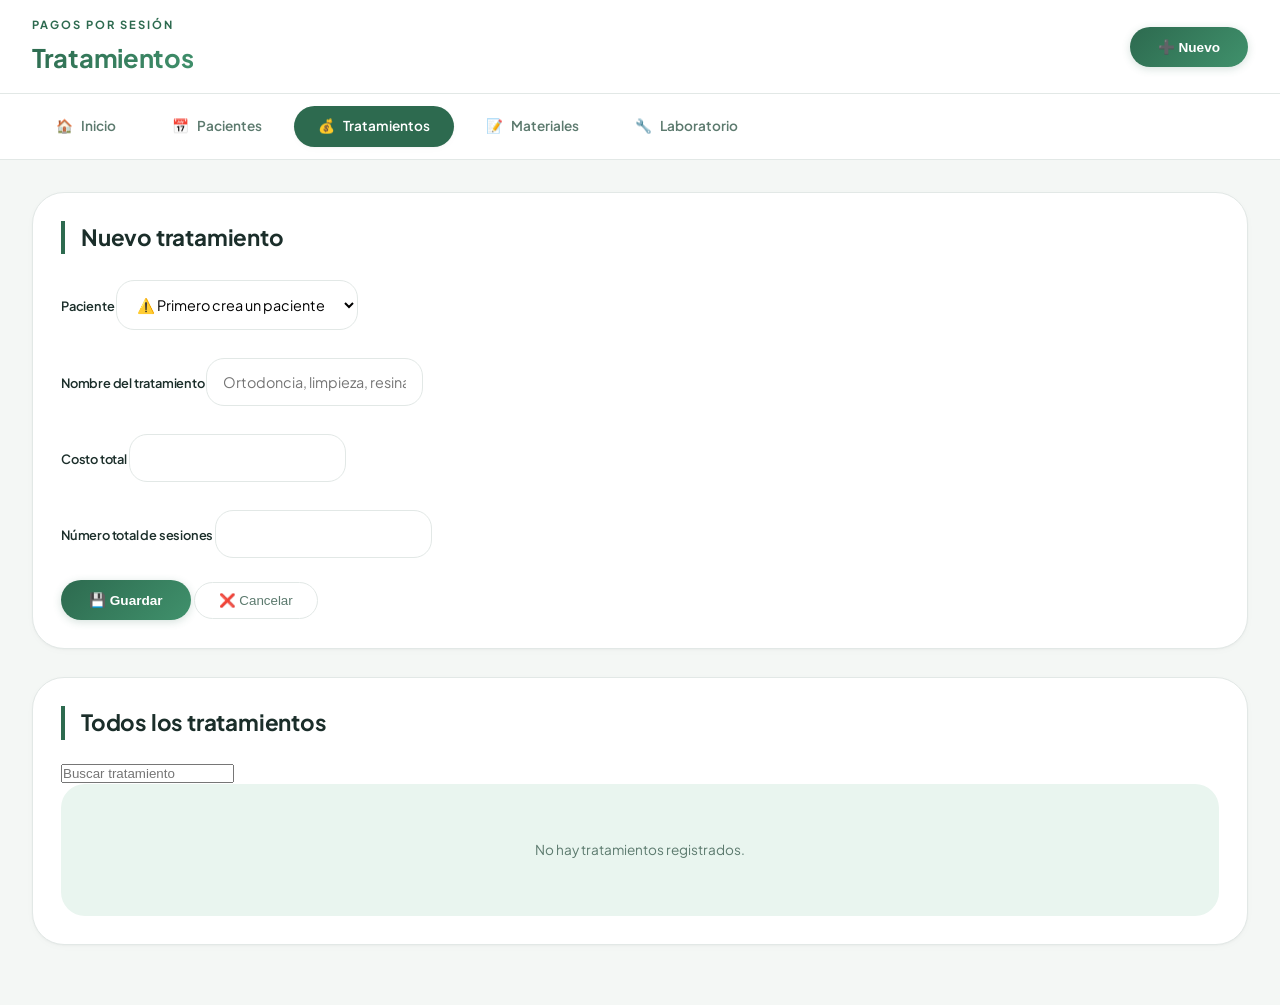
<file: tratamientos.html>
<!DOCTYPE html>
<html lang="es">
<head>
  <meta charset="UTF-8">
  <meta name="viewport" content="width=device-width, initial-scale=1.0">
  <meta name="theme-color" content="#2E8B57">
  <title>Tratamientos | Agenda Dental</title>
  <link rel="manifest" href="manifest.json">
  <link rel="stylesheet" href="style.css">
  <link rel="stylesheet" href="https://cdnjs.cloudflare.com/ajax/libs/font-awesome/6.5.2/css/all.min.css">
</head>
<body data-page="tratamientos">
  <header class="app-header">
    <div>
      <p class="eyebrow">Pagos por sesión</p>
      <h1>Tratamientos</h1>
    </div>
    <button class="primary" id="btnNuevoTratamiento">➕ Nuevo</button>
  </header>

  <nav class="tabs">
    <a href="index.html"><span>🏠</span> Inicio</a>
    <a href="pacientes.html"><span>📅</span> Pacientes</a>
    <a class="active" href="tratamientos.html"><span>💰</span> Tratamientos</a>
    <a href="materiales.html"><span>📝</span> Materiales</a>
    <a href="trabajos.html"><span>🔧</span> Laboratorio</a>
  </nav>

  <main class="container">
    <section class="panel form-panel hidden" id="panelTratamiento">
      <h2 id="tituloTratamiento">Nuevo tratamiento</h2>
      <form id="formTratamiento" class="form-grid">
        <input type="hidden" id="tratamientoId">
        <label>Paciente
          <select id="tratamientoPaciente" required></select>
        </label>
        <label>Nombre del tratamiento
          <input id="tratamientoNombre" required placeholder="Ortodoncia, limpieza, resina...">
        </label>
        <label>Costo total
          <input id="tratamientoCosto" type="number" min="0" step="0.01" required>
        </label>
        <label>Número total de sesiones
          <input id="tratamientoSesionesTotal" type="number" min="1" step="1" required>
        </label>
        <div class="actions">
          <button class="primary" type="submit">💾 Guardar</button>
          <button class="secondary" type="button" id="btnCancelarTratamiento">❌ Cancelar</button>
        </div>
      </form>
    </section>

    <section class="panel">
      <div class="section-head">
        <h2>Todos los tratamientos</h2>
        <input class="search" id="buscarTratamiento" placeholder="Buscar tratamiento">
      </div>
      <div id="listaTratamientos" class="cards"></div>
    </section>
  </main>

  <script src="app.js"></script>
</body>
</html>
</file>
<file: style.css>
/* ========== GOOGLE FONTS ========== */
@import url('https://fonts.googleapis.com/css2?family=Plus+Jakarta+Sans:wght@400;500;600;700;800&display=swap');

/* ========== VARIABLES ========== */
:root {
  --bg: #F4F7F5;
  --surface: #FFFFFF;
  --card: #FFFFFF;
  --primary: #2D6A4F;
  --primary-light: #40916C;
  --primary-soft: #D8F3DC;
  --primary-bg: #E9F5EF;
  --text: #1B2E2A;
  --text-light: #5C7A6E;
  --border: #E2E8E6;
  --shadow-sm: 0 2px 8px rgba(0, 0, 0, 0.02), 0 1px 2px rgba(0, 0, 0, 0.03);
  --shadow-md: 0 8px 20px rgba(0, 0, 0, 0.04), 0 2px 4px rgba(0, 0, 0, 0.02);
  --shadow-lg: 0 20px 35px -10px rgba(45, 106, 79, 0.12);
  --shadow-hover: 0 12px 28px -8px rgba(45, 106, 79, 0.2);
  --radius-sm: 12px;
  --radius-md: 18px;
  --radius-lg: 24px;
  --radius-xl: 32px;
}

* {
  margin: 0;
  padding: 0;
  box-sizing: border-box;
}

body {
  font-family: 'Plus Jakarta Sans', -apple-system, BlinkMacSystemFont, 'Segoe UI', sans-serif;
  background: var(--bg);
  color: var(--text);
  line-height: 1.5;
  -webkit-font-smoothing: antialiased;
}

/* ========== HEADER ELEGANTE ========== */
.app-header {
  background: var(--surface);
  backdrop-filter: blur(10px);
  padding: 16px 32px;
  display: flex;
  justify-content: space-between;
  align-items: center;
  position: sticky;
  top: 0;
  z-index: 100;
  border-bottom: 1px solid var(--border);
}

.app-header .eyebrow {
  font-size: 0.7rem;
  text-transform: uppercase;
  letter-spacing: 2px;
  color: var(--primary);
  font-weight: 700;
  margin-bottom: 6px;
}

.app-header h1 {
  font-size: 1.6rem;
  font-weight: 700;
  background: linear-gradient(135deg, var(--primary) 0%, var(--primary-light) 100%);
  -webkit-background-clip: text;
  background-clip: text;
  color: transparent;
  letter-spacing: -0.3px;
}

.app-header h1 i {
  background: linear-gradient(135deg, var(--primary) 0%, var(--primary-light) 100%);
  -webkit-background-clip: text;
  background-clip: text;
  color: transparent;
  margin-right: 8px;
}

.icon-button {
  background: var(--primary-bg);
  border: none;
  width: 44px;
  height: 44px;
  border-radius: var(--radius-sm);
  cursor: pointer;
  font-size: 1.2rem;
  color: var(--primary);
  transition: all 0.25s cubic-bezier(0.2, 0.9, 0.4, 1.1);
}

.icon-button:hover {
  background: var(--primary);
  color: white;
  transform: translateY(-2px);
}

/* ========== TABS NAVEGACIÓN ========== */
.tabs {
  display: flex;
  gap: 8px;
  background: var(--surface);
  padding: 12px 32px;
  flex-wrap: wrap;
  border-bottom: 1px solid var(--border);
}

.tabs a {
  padding: 10px 24px;
  border-radius: 40px;
  text-decoration: none;
  color: var(--text-light);
  font-weight: 600;
  font-size: 0.85rem;
  transition: all 0.25s ease;
  display: inline-flex;
  align-items: center;
  gap: 8px;
}

.tabs a i {
  font-size: 1rem;
  transition: transform 0.2s;
}

.tabs a:hover {
  background: var(--primary-bg);
  color: var(--primary);
}

.tabs a:hover i {
  transform: translateY(-2px);
}

.tabs a.active {
  background: var(--primary);
  color: white;
  box-shadow: var(--shadow-sm);
}

/* ========== CONTAINER ========== */
.container {
  max-width: 1400px;
  margin: 0 auto;
  padding: 32px;
}

/* ========== HERO MODERNO ========== */
.hero {
  background: linear-gradient(135deg, var(--surface) 0%, #F9FDFA 100%);
  border-radius: var(--radius-xl);
  padding: 32px 36px;
  margin-bottom: 32px;
  display: flex;
  justify-content: space-between;
  align-items: center;
  flex-wrap: wrap;
  gap: 20px;
  border: 1px solid var(--border);
  box-shadow: var(--shadow-md);
  transition: all 0.3s;
}

.hero:hover {
  box-shadow: var(--shadow-lg);
}

.hero h2 {
  font-size: 1.5rem;
  font-weight: 700;
  color: var(--text);
  margin-bottom: 8px;
  letter-spacing: -0.3px;
}

.hero h2 i {
  color: var(--primary);
  margin-right: 10px;
  font-size: 1.4rem;
}

.hero p {
  color: var(--text-light);
  font-size: 0.9rem;
  font-weight: 500;
}

/* ========== PANELES ========== */
.panel {
  background: var(--surface);
  border-radius: var(--radius-xl);
  padding: 28px;
  margin-bottom: 28px;
  border: 1px solid var(--border);
  box-shadow: var(--shadow-sm);
  transition: all 0.3s cubic-bezier(0.2, 0.9, 0.4, 1.1);
}

.panel:hover {
  box-shadow: var(--shadow-md);
  transform: translateY(-2px);
}

.panel h2, .panel h3 {
  font-weight: 700;
  margin-bottom: 20px;
  letter-spacing: -0.2px;
}

.panel h2 {
  font-size: 1.4rem;
  color: var(--text);
  display: flex;
  align-items: center;
  gap: 10px;
  border-left: 4px solid var(--primary);
  padding-left: 16px;
}

.panel h3 {
  font-size: 1.2rem;
  color: var(--text);
  display: flex;
  align-items: center;
  gap: 10px;
}

.panel h3 i {
  color: var(--primary);
  font-size: 1.3rem;
}

/* ========== DASHBOARD GRID ========== */
.dashboard-grid {
  display: grid;
  grid-template-columns: repeat(auto-fit, minmax(340px, 1fr));
  gap: 28px;
}

.dashboard-grid .panel {
  margin-bottom: 0;
}

/* ========== TARJETAS MODERNAS ========== */
.card {
  background: var(--card);
  border-radius: var(--radius-lg);
  padding: 20px;
  margin-bottom: 14px;
  border: 1px solid var(--border);
  transition: all 0.3s cubic-bezier(0.2, 0.9, 0.4, 1.1);
  position: relative;
  overflow: hidden;
}

.card::before {
  content: '';
  position: absolute;
  top: 0;
  left: 0;
  width: 3px;
  height: 100%;
  background: var(--primary);
  opacity: 0;
  transition: opacity 0.3s;
}

.card:hover {
  transform: translateX(6px);
  border-color: var(--primary-light);
  box-shadow: var(--shadow-hover);
}

.card:hover::before {
  opacity: 1;
}

.card h4 {
  font-size: 1rem;
  font-weight: 700;
  color: var(--text);
  margin-bottom: 8px;
}

.card p {
  font-size: 0.8rem;
  color: var(--text-light);
  margin: 4px 0;
  line-height: 1.4;
}

.badge {
  display: inline-flex;
  align-items: center;
  gap: 5px;
  background: var(--primary-bg);
  color: var(--primary);
  padding: 5px 12px;
  border-radius: 40px;
  font-size: 0.7rem;
  font-weight: 600;
  margin-top: 10px;
}

.badge::before {
  content: '✓';
  font-size: 0.7rem;
}

/* ========== BOTONES PREMIUM ========== */
.primary {
  background: linear-gradient(135deg, var(--primary) 0%, var(--primary-light) 100%);
  color: white;
  border: none;
  padding: 12px 28px;
  border-radius: 40px;
  font-weight: 600;
  font-size: 0.85rem;
  cursor: pointer;
  transition: all 0.25s cubic-bezier(0.2, 0.9, 0.4, 1.1);
  display: inline-flex;
  align-items: center;
  gap: 8px;
  box-shadow: 0 2px 8px rgba(45, 106, 79, 0.2);
}

.primary:hover {
  transform: translateY(-3px);
  box-shadow: 0 8px 20px rgba(45, 106, 79, 0.3);
}

.secondary {
  background: var(--surface);
  color: var(--text-light);
  border: 1.5px solid var(--border);
  padding: 10px 24px;
  border-radius: 40px;
  cursor: pointer;
  font-weight: 500;
  transition: all 0.2s;
}

.secondary:hover {
  border-color: var(--primary);
  color: var(--primary);
  background: var(--primary-bg);
}

.danger {
  background: #FEF6F6;
  color: #E76F6F;
  border: 1px solid #FDD8D8;
  padding: 8px 18px;
  border-radius: 40px;
  cursor: pointer;
  font-weight: 500;
  transition: all 0.2s;
}

.danger:hover {
  background: #FFE5E5;
  color: #D9534F;
}

/* ========== FORMULARIOS ========== */
.form-grid {
  display: flex;
  flex-direction: column;
  gap: 22px;
}

.form-grid label {
  font-weight: 600;
  font-size: 0.8rem;
  color: var(--text);
  letter-spacing: -0.2px;
}

.form-grid input,
.form-grid select,
.form-grid textarea {
  padding: 14px 16px;
  border: 1.5px solid var(--border);
  border-radius: var(--radius-md);
  font-size: 0.9rem;
  font-family: inherit;
  margin-top: 6px;
  background: var(--surface);
  transition: all 0.2s;
}

.form-grid input:focus,
.form-grid select:focus,
.form-grid textarea:focus {
  outline: none;
  border-color: var(--primary);
  box-shadow: 0 0 0 3px rgba(45, 106, 79, 0.1);
}

/* ========== PROGRESS BAR ========== */
.progress {
  background: #E2E8E6;
  border-radius: 40px;
  height: 6px;
  overflow: hidden;
  margin: 12px 0;
}

.progress span {
  display: block;
  height: 100%;
  background: linear-gradient(90deg, var(--primary) 0%, var(--primary-light) 100%);
  border-radius: 40px;
  transition: width 0.5s cubic-bezier(0.4, 0, 0.2, 1);
}

/* ========== STATS GRID ========== */
.stats {
  display: grid;
  grid-template-columns: repeat(4, 1fr);
  gap: 12px;
  margin: 12px 0;
}

.stat {
  text-align: center;
  padding: 10px 6px;
  background: var(--primary-bg);
  border-radius: var(--radius-md);
  transition: transform 0.2s;
}

.stat:hover {
  transform: translateY(-3px);
}

.stat strong {
  display: block;
  font-size: 1.1rem;
  font-weight: 800;
  color: var(--primary);
}

.stat span {
  font-size: 0.65rem;
  color: var(--text-light);
  font-weight: 500;
}

/* ========== EMPTY STATE ========== */
.empty {
  text-align: center;
  padding: 56px 24px;
  color: var(--text-light);
  font-size: 0.85rem;
  background: var(--primary-bg);
  border-radius: var(--radius-lg);
}

/* ========== ANIMACIONES ========== */
@keyframes fadeUp {
  from {
    opacity: 0;
    transform: translateY(20px);
  }
  to {
    opacity: 1;
    transform: translateY(0);
  }
}

@keyframes scaleIn {
  from {
    opacity: 0;
    transform: scale(0.95);
  }
  to {
    opacity: 1;
    transform: scale(1);
  }
}

@keyframes slideIn {
  from {
    opacity: 0;
    transform: translateX(-10px);
  }
  to {
    opacity: 1;
    transform: translateX(0);
  }
}

.panel {
  animation: fadeUp 0.4s ease-out;
}

.card {
  animation: fadeUp 0.3s ease-out;
}

.tabs a {
  animation: slideIn 0.3s ease-out;
}

/* ========== RESPONSIVE ========== */
@media (max-width: 768px) {
  .container {
    padding: 16px;
  }
  
  .hero {
    padding: 20px;
  }
  
  .hero h2 {
    font-size: 1.1rem;
  }
  
  .panel {
    padding: 18px;
  }
  
  .dashboard-grid {
    grid-template-columns: 1fr;
    gap: 16px;
  }
  
  .tabs {
    padding: 8px 16px;
    gap: 4px;
  }
  
  .tabs a {
    padding: 6px 14px;
    font-size: 0.75rem;
  }
  
  .tabs a span {
    display: none;
  }
  
  .stats {
    grid-template-columns: repeat(2, 1fr);
  }
  
  .card {
    padding: 14px;
  }
  
  .primary, .secondary {
    padding: 8px 18px;
  }
}

/* ========== SCROLLBAR PERSONALIZADA ========== */
::-webkit-scrollbar {
  width: 8px;
  height: 8px;
}

::-webkit-scrollbar-track {
  background: #E2E8E6;
  border-radius: 10px;
}

::-webkit-scrollbar-thumb {
  background: var(--primary-light);
  border-radius: 10px;
}

::-webkit-scrollbar-thumb:hover {
  background: var(--primary);
}

/* ========== CARD ACTIONS ========== */
.card-actions {
  display: flex;
  gap: 10px;
  margin-top: 16px;
  flex-wrap: wrap;
}

.card-actions button {
  padding: 6px 14px;
  font-size: 0.75rem;
}

/* ========== CHECKBOX MODERNO ========== */
.check-row {
  display: flex;
  align-items: center;
  gap: 12px;
  cursor: pointer;
}

.check-row input[type="checkbox"] {
  width: 20px;
  height: 20px;
  cursor: pointer;
  accent-color: var(--primary);
}
</file>
